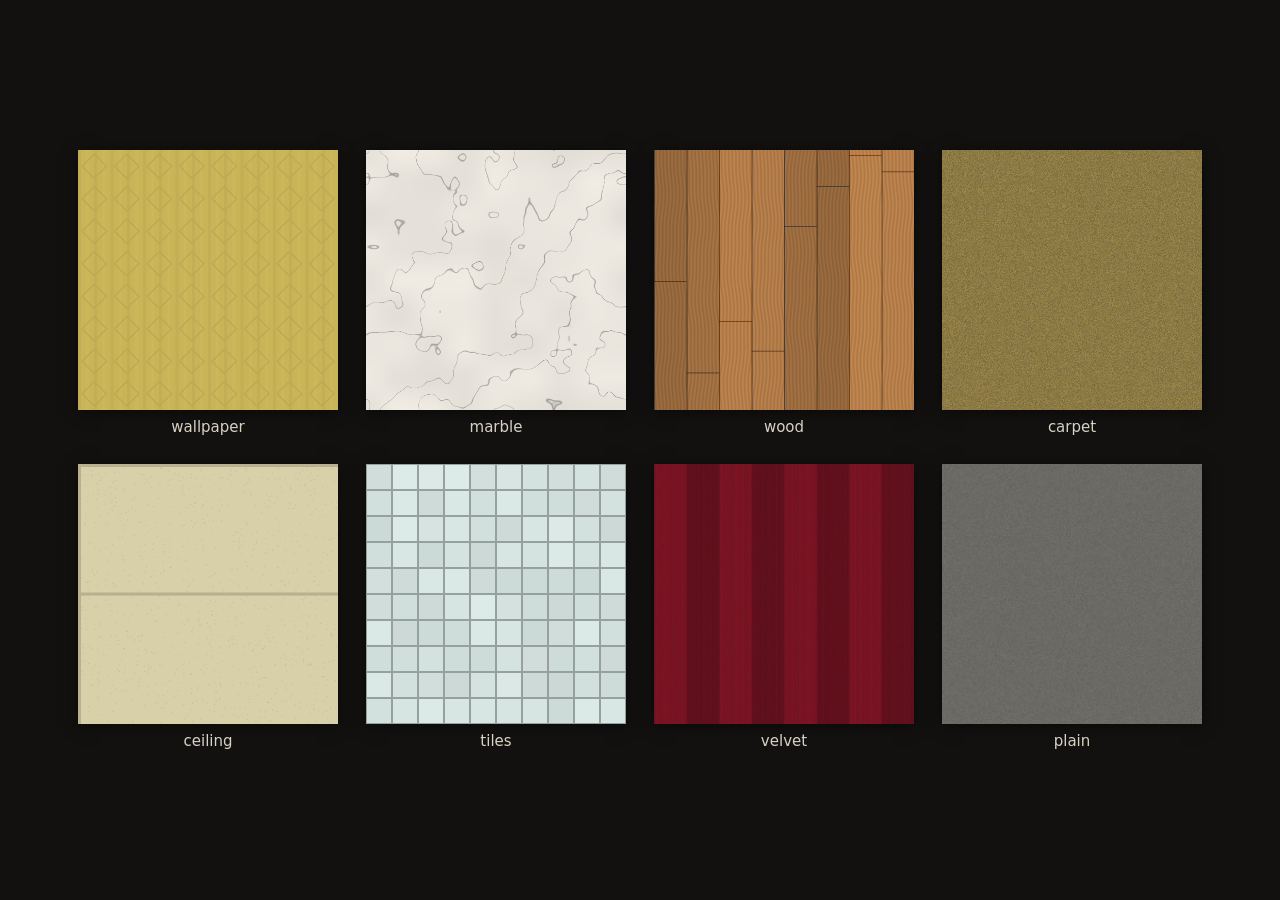
<file: textures.html>
<!doctype html>
<html lang="en">
<head>
<meta charset="utf-8">
<meta name="viewport" content="width=device-width, initial-scale=1">
<title>Textures</title>
<!--
    Die Texturen aus engine/textures.js, ohne das Level drumherum.
    textures.html                  alle Texturen
    textures.html?show=marble      Marmor Schritt für Schritt (auch wallpaper, wood)
    &step=2                        davon nur ein Schritt, so groß, wie er passt
    textures.html?tile=marble      dieselbe Textur sechsmal nebeneinander: Sieht man die Nähte?
    &edges                         dazu feine Linien, wo eine Wiederholung endet
    &bare                          ohne Beschriftung (für Bilder)
-->
<style>
    body { margin: 0; min-height: 100vh; background: #121110; color: #d8d2c4; font: 15px system-ui, sans-serif; display: flex; align-items: center; justify-content: center; }
    main { display: flex; flex-wrap: wrap; gap: 28px; justify-content: center; padding: 28px; }
    figure { margin: 0; }
    figcaption { margin-top: 8px; text-align: center; }
    canvas { display: block; width: var(--size); height: var(--size); image-rendering: auto; box-shadow: 0 2px 14px rgba(0, 0, 0, 0.5); }
    .tiled { position: relative; }
    .tiled .edges { position: absolute; inset: 0; pointer-events: none; }
    body.bare figcaption { display: none; }
</style>
<script type="importmap">
    { "imports": { "three": "./vendor/three/build/three.module.min.js", "three/addons/": "./vendor/three/addons/" } }
</script>
</head>
<body>
<main id="main"></main>
<script type="module">
import { wallpaperTexture, carpetTexture, ceilingTexture, marbleTexture, woodTexture, tileTexture, velvetTexture, plainTexture } from './engine/textures.js';

const params = new URLSearchParams(location.search);
if (params.has('bare')) document.body.classList.add('bare');
const main = document.getElementById('main');

// jede Textur in einer Farbe, wie sie im Level vorkommt
const textures = {
    wallpaper: { label: 'wallpaper', make: (step) => wallpaperTexture('#c9b458', step),
        steps: ['one colour', 'stripes', 'diamonds'] },
    marble: { label: 'marble', make: (step) => marbleTexture(512, 1, step),
        steps: ['noise', 'turbulence: noise in four sizes', 'stripes from a sine', 'the sine bent by the turbulence'] },
    wood: { label: 'wood', make: (step) => woodTexture('#b07a48', step),
        steps: ['boards, each its own tone', 'grain from a sine', 'the grain bent', 'joints'] },
    carpet: { label: 'carpet', make: () => carpetTexture('#8c7a45') },
    ceiling: { label: 'ceiling', make: () => ceilingTexture('#d8d0a8') },
    tiles: { label: 'tiles', make: () => tileTexture('#d6e4e1') },
    velvet: { label: 'velvet', make: () => velvetTexture('#7a1424') },
    plain: { label: 'plain', make: () => plainTexture('#6b6a65') },
};

// ein Bild der Textur, count × count mal nebeneinander
function draw(texture, count, size, edges) {
    const source = texture.image;
    const canvas = document.createElement('canvas');
    const scale = window.devicePixelRatio || 1;
    canvas.width = canvas.height = Math.round(size * scale);
    canvas.style.setProperty('--size', `${size}px`);
    const context = canvas.getContext('2d');
    const per = canvas.width / count;
    for (let j = 0; j < count; j++) for (let i = 0; i < count; i++) context.drawImage(source, i * per, j * per, per, per);
    if (edges) {
        context.strokeStyle = 'rgba(255, 64, 96, 0.9)';
        context.lineWidth = Math.max(1, scale);
        for (let k = 1; k < count; k++) {
            context.beginPath(); context.moveTo(k * per, 0); context.lineTo(k * per, canvas.height); context.stroke();
            context.beginPath(); context.moveTo(0, k * per); context.lineTo(canvas.width, k * per); context.stroke();
        }
    }
    return canvas;
}

function figure(canvas, caption) {
    const element = document.createElement('figure');
    element.append(canvas);
    const text = document.createElement('figcaption');
    text.textContent = caption;
    element.append(text);
    main.append(element);
}

const show = params.get('show'), tile = params.get('tile');
const room = Math.min(window.innerWidth, window.innerHeight * 1.6);
const step = Number(params.get('step'));
if (show && textures[show]?.steps && step >= 1 && step <= textures[show].steps.length) {
    const { make, steps } = textures[show];
    const size = Math.floor(Math.min(window.innerWidth - 56, window.innerHeight - 90));
    figure(draw(make(step), 1, size), `${step}. ${steps[step - 1]}`);
} else if (show && textures[show]?.steps) {
    const { make, steps } = textures[show];
    const size = Math.floor(Math.min((window.innerWidth - 56 - 28 * (steps.length - 1)) / steps.length, window.innerHeight - 120));
    steps.forEach((caption, i) => figure(draw(make(i + 1), 1, size), `${i + 1}. ${caption}`));
} else if (tile && textures[tile]) {
    const size = Math.floor(Math.min(window.innerWidth - 56, window.innerHeight - 90));
    figure(draw(textures[tile].make(), 3, size, params.has('edges')), `${textures[tile].label}, nine times`);
} else {
    const names = Object.keys(textures);
    const size = Math.floor(Math.min((room - 56 - 28 * 3) / 4, 260));
    for (const name of names) figure(draw(textures[name].make(), 1, size), textures[name].label);
}
</script>
</body>
</html>
</file>
